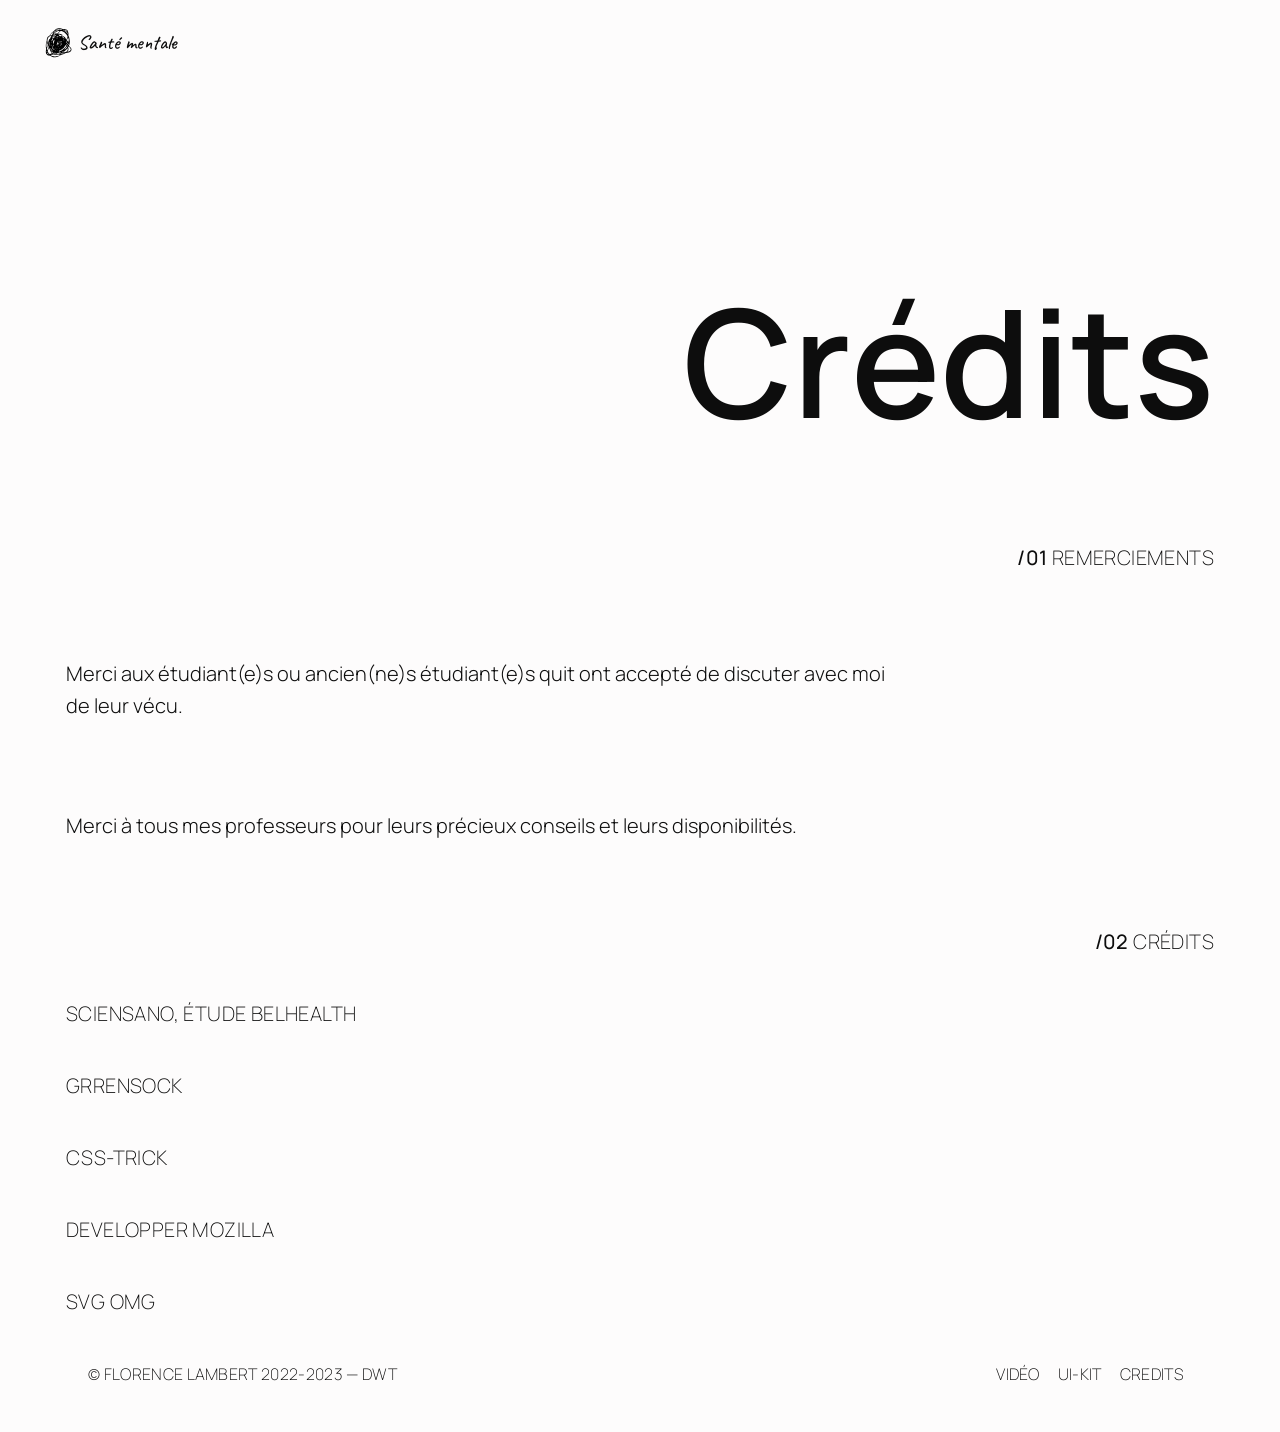
<file: src/credits.html>
<!DOCTYPE html>
<html lang="fr">
<head>
  <meta charset="UTF-8">
  <meta http-equiv="X-UA-Compatible" content="IE=edge">
  <meta name="viewport" content="width=device-width, initial-scale=1">

  <meta name="description" content="Site web de présentation des démarches, échanges et réflexions menées par Florence Lambert dans le cadre du TFA dans l'option DWT à la Haute Ecole Albert Jacquart">
  <!-- Meta Partage -->
  <meta property="og:site_name" content="TFA Crédits Santé mentale Florence Lambert">
    <meta property="og:title" content="TFA - Crédits - Santé mentale - Florence Lambert - DWT - HEAJ">
    <meta property="og:description" content="Site web de présentation des démarches, échanges et réflexions menées par Florence Lambert dans le cadre du TFA dans l'option DWT à la Haute Ecole Albert Jacquart">
    <meta property="og:type" content="website">
    <meta property="og:url" content="http://www.florence-lambert.be/projets/tfa/index.html">
    <meta property="og:image" content="http://www.florence-lambert.be/projets/tfa/assets/images/logo.svg">
    <meta property="og:image:width" content="1800">
    <meta property="og:image:height" content="945">

  <title>TFA - Crédits - La santé mentale - Florence Lambert - DWT - HEAJ</title>
   <!-- Favicon -->
  <link rel="icon" type="image/svg" href="https://florence-lambert.be/projets/tfa/assets/images/logo.svg">
  <link rel="stylesheet" href="styles/app.css">
  <script src="scripts/app.js" defer></script>
</head>
<body>
  <nav class="menu">
    <div class="menu__logo">
      <a href="index.html">
        <img class="logo" src="assets/images/logo.svg" alt="logo">
        Santé mentale
      </a>
    </div>
  </nav>
  <main class="main">
    <section class="section section--credits">
      <h1 class="title title--home right">Crédits</h1>
      <h2 class="title title--ui right">
        <span>/01</span> 
        Remerciements
      </h2>
      <p class="txt">Merci aux étudiant(e)s ou ancien(ne)s étudiant(e)s quit ont accepté de discuter avec moi de leur&nbsp;vécu.</p>
      <p class="txt">Merci à tous mes professeurs pour leurs précieux conseils et leurs&nbsp;disponibilités.</p>
      <h2 class="title title--ui right">
        <span>/02</span> 
        Crédits
      </h2>
      <ul>
        <li><a href="https://www.sciensano.be/fr/coin-presse/la-sante-mentale-apres-la-crise-du-covid-19-premieres-conclusions-de-letude-belhealth">Sciensano, étude Belhealth</a></li>
        <li><a href="https://greensock.com/">Grrensock</a></li>
        <li><a href="https://css-tricks.com/">Css-trick</a></li>
        <li><a href="https://developer.mozilla.org/fr/">Developper Mozilla</a></li>
        <li><a href="https://svgomg.net/">SVG OMG</a></li>
      </ul>

      
    </section>
  </main>

  <footer class="footer">
    <ul class="linkList">
      <li class="linkList__el"><a href="video.html">Vidéo</a></li>
      <li class="linkList__el"><a href="ui-kit.html">Ui-Kit</a></li>
      <li class="linkList__el"><a href="credits.html">Credits</a></li>
    </ul>
    <p class="footer__el">© <a href="https://florence-lambert.be/" target="_blank">Florence Lambert</a> 2022-2023 — <a href="http://dwm.re/" target="_blank">DWT</a></p>
  </footer> 
</body>
</html>
</file>
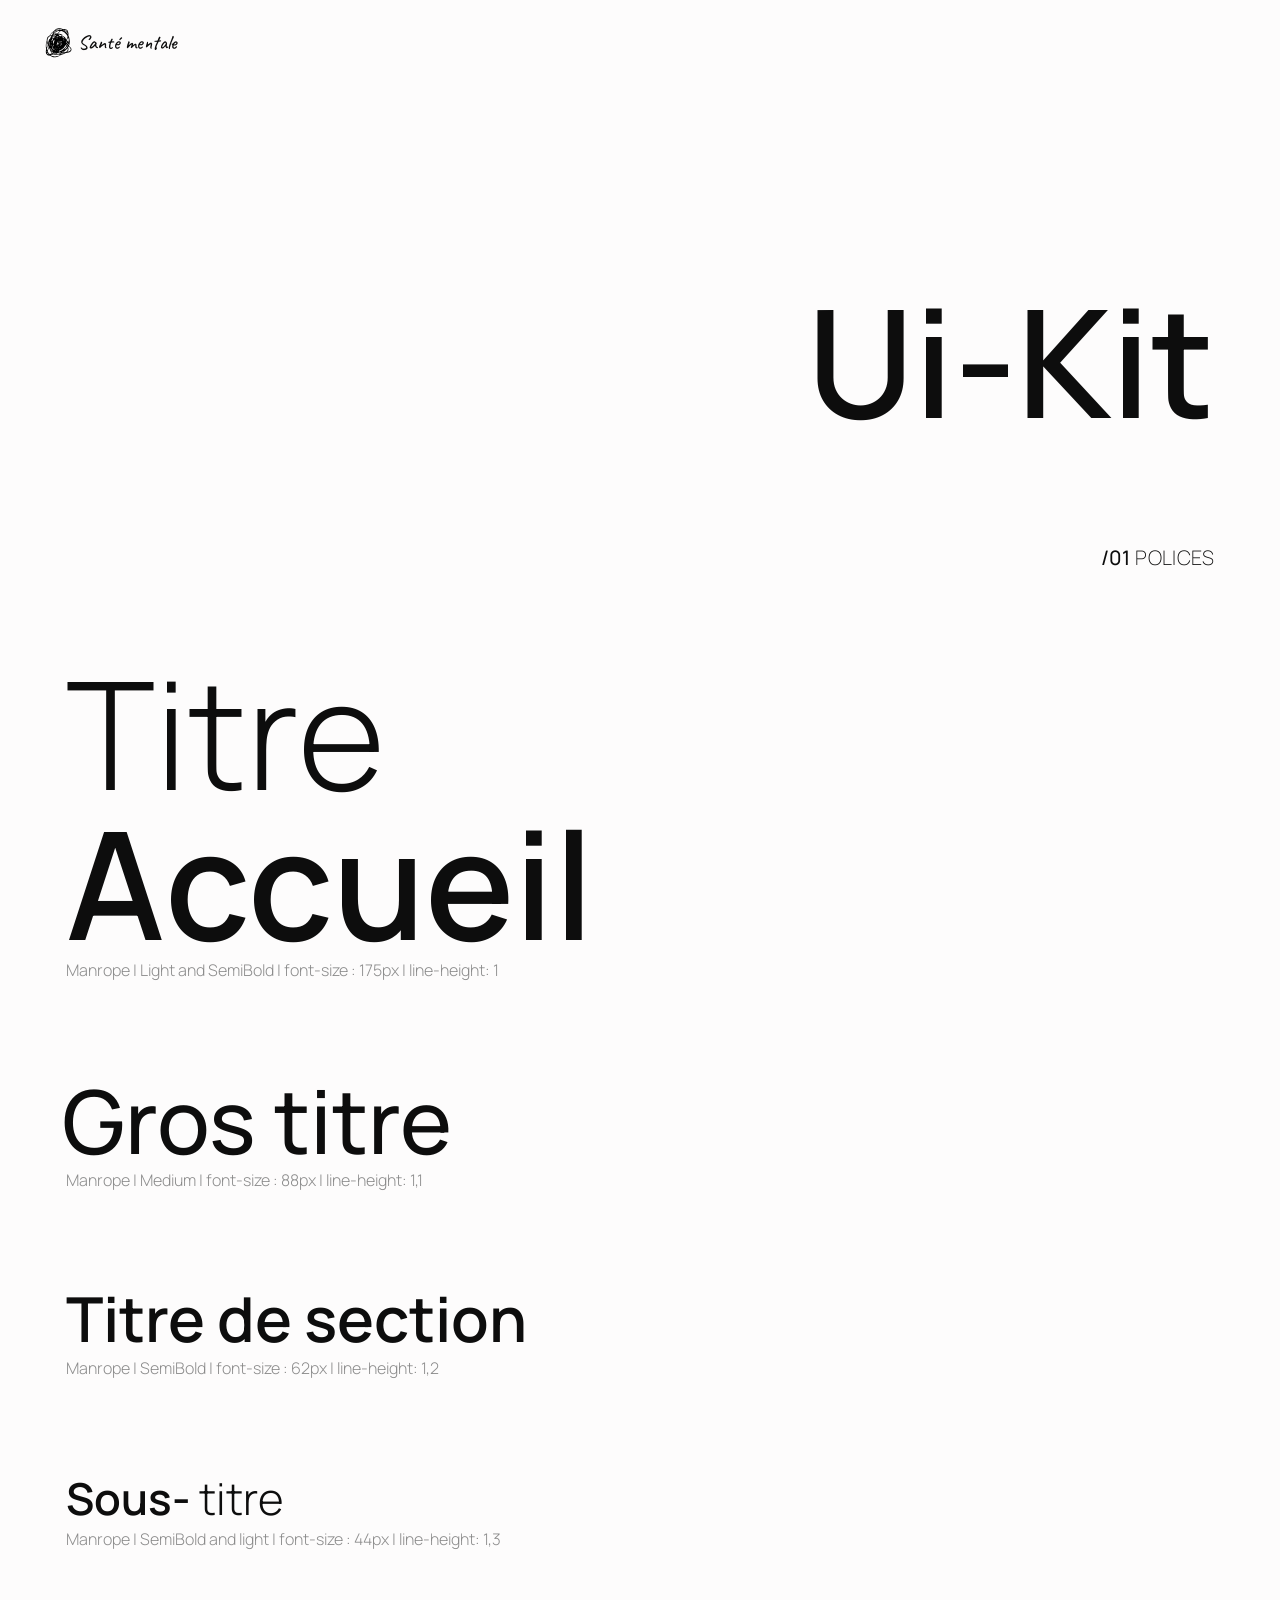
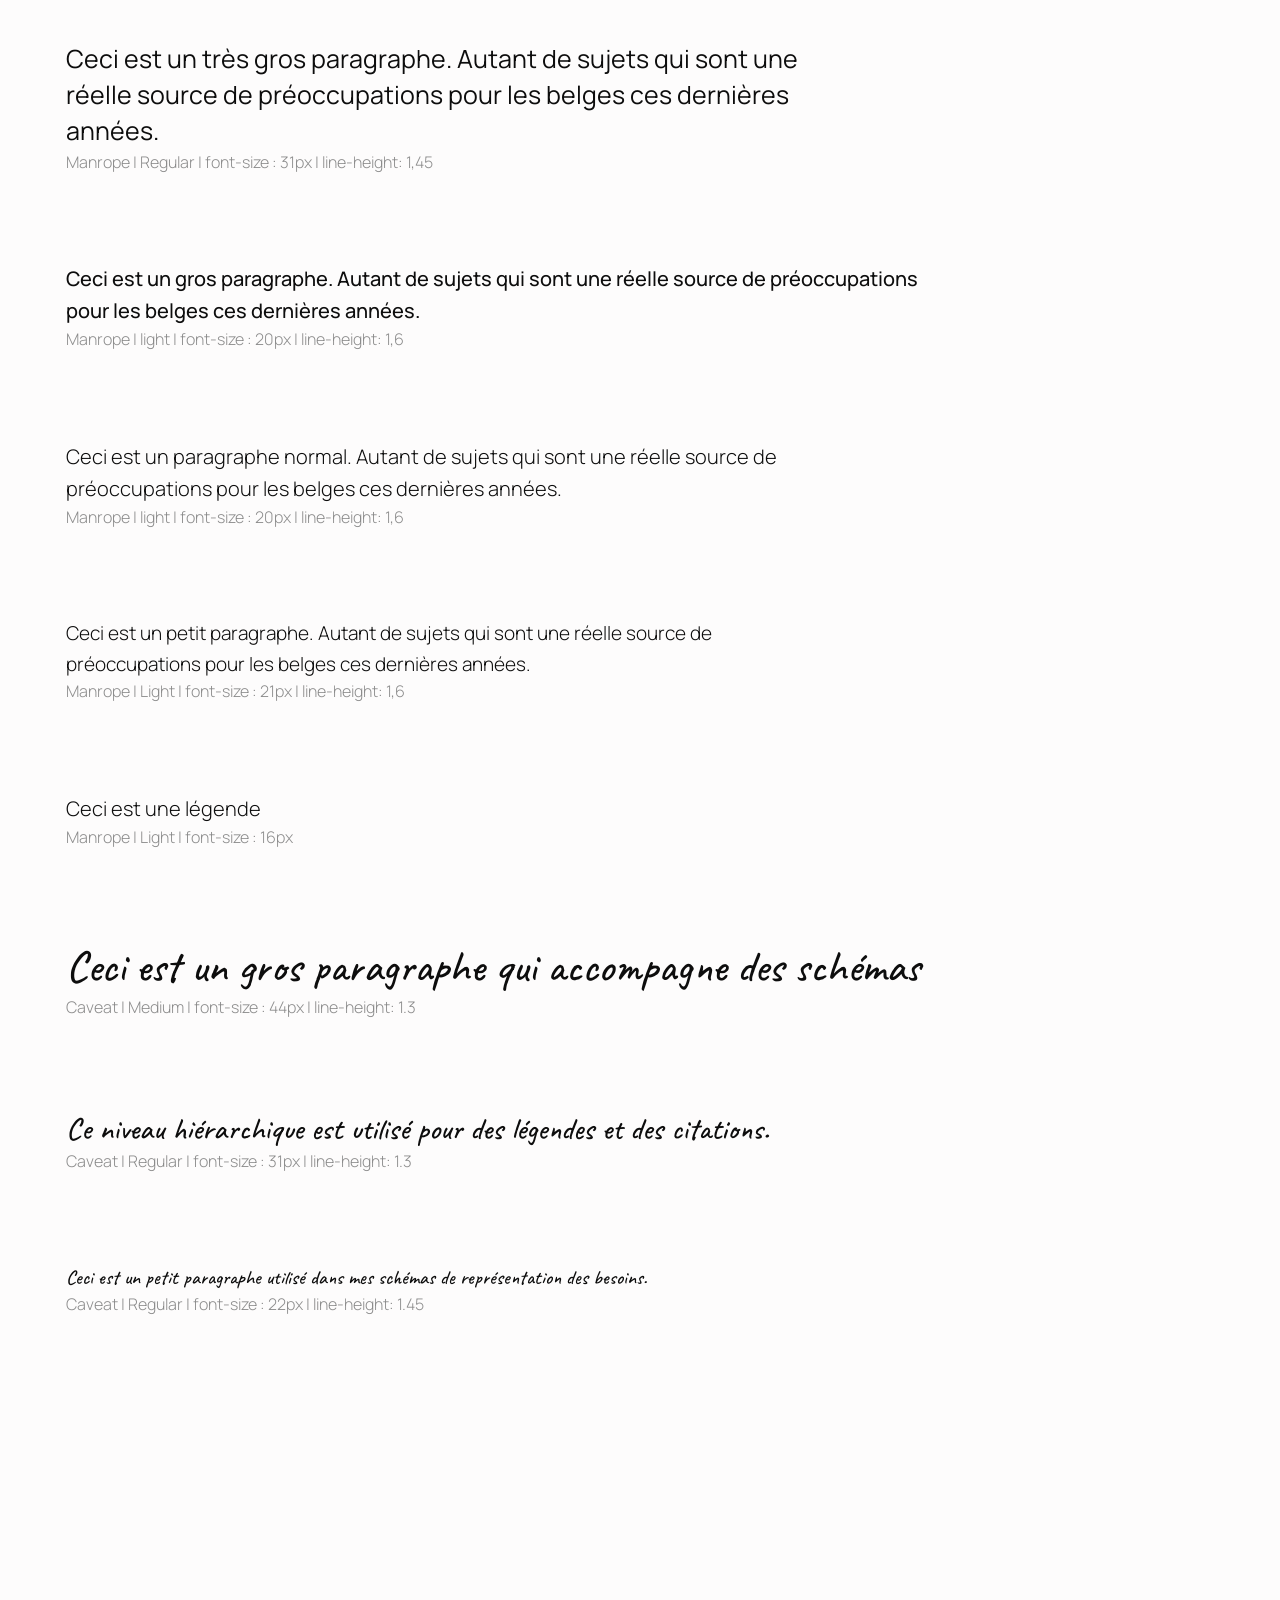
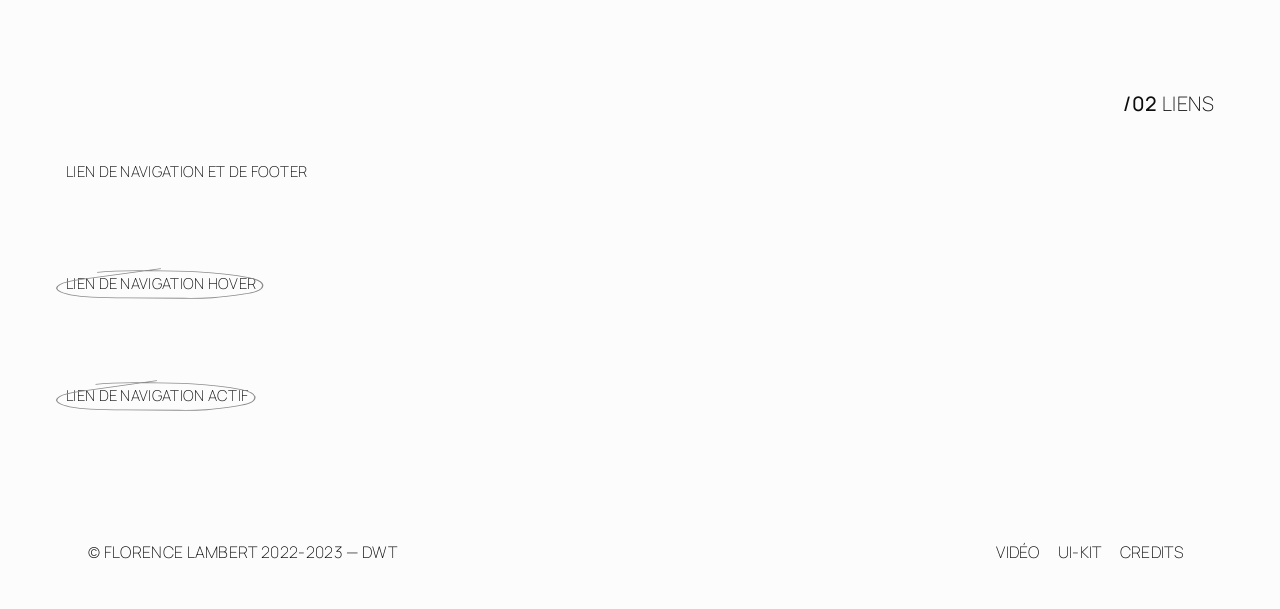
<file: src/ui-kit.html>
<!DOCTYPE html>
<html lang="fr">
<head>
  <meta charset="UTF-8">
  <meta http-equiv="X-UA-Compatible" content="IE=edge">
  <meta name="viewport" content="width=device-width, initial-scale=1">

  <meta name="description" content="Site web de présentation des démarches, échanges et réflexions menées par Florence Lambert dans le cadre du TFA dans l'option DWT à la Haute Ecole Albert Jacquart">
  <!-- Meta Partage -->
  <meta property="og:site_name" content="TFA Ui-kit Santé mentale Florence Lambert">
    <meta property="og:title" content="TFA - Ui-kit - Santé mentale - Florence Lambert - DWT - HEAJ">
    <meta property="og:description" content="Site web de présentation des démarches, échanges et réflexions menées par Florence Lambert dans le cadre du TFA dans l'option DWT à la Haute Ecole Albert Jacquart">
    <meta property="og:type" content="website">
    <meta property="og:url" content="http://www.florence-lambert.be/projets/tfa/index.html">
    <meta property="og:image" content="http://www.florence-lambert.be/projets/tfa/assets/images/logo.svg">
    <meta property="og:image:width" content="1800">
    <meta property="og:image:height" content="945">

  <title>TFA - Ui-kit - La santé mentale - Florence Lambert - DWT - HEAJ</title>
   <!-- Favicon -->
  <link rel="icon" type="image/svg" href="https://florence-lambert.be/projets/tfa/assets/images/logo.svg">
  <link rel="stylesheet" href="styles/app.css">
  <script src="scripts/app.js" defer></script>
</head>
<body>
  <nav class="menu">
    <div class="menu__logo">
      <a href="index.html">
        <img class="logo" src="assets/images/logo.svg" alt="logo">
        Santé mentale
      </a>
    </div>
  </nav>
  <main class="main">
    <section class="section section--polices">
      <h1 class="title title--home right">Ui-kit</h1>

      <h2 class="title title--ui right">
        <span>/01</span> 
        Polices
      </h2>

      <h3 class="title title--home">Titre<br>
        <span>Accueil</span>
      </h3>
      <span class="legende mvisible">Manrope | Light and SemiBold | font-size&nbsp;: 69px | line-height: 1,15</span>
      <span class="legende dvisible">Manrope | Light and SemiBold | font-size&nbsp;: 175px | line-height: 1</span>

      <h3 class="title title--big">Gros titre</h3>
      <span class="legende mvisible">Manrope | Medium | font-size&nbsp;: 55px | line-height: 1,1</span>
      <span class="legende dvisible">Manrope | Medium | font-size&nbsp;: 88px | line-height: 1,1</span>

      <h3 class="title">Titre de section</h3>
      <span class="legende mvisible">Manrope | SemiBold | font-size&nbsp;: 44px | line-height: 1,2</span>
      <span class="legende dvisible">Manrope | SemiBold | font-size&nbsp;: 62px | line-height: 1,2</span>

      <h3 class="title title--little">
        Sous-
        <span>titre</span>
      </h3>
      <span class="legende mvisible">Manrope | SemiBold and light | font-size&nbsp;: 35px | line-height: 1,3</span>
      <span class="legende dvisible">Manrope | SemiBold and light | font-size&nbsp;: 44px | line-height: 1,3</span>

      <h3 class="txt txt--big">Ceci est un très gros paragraphe. Autant de sujets qui sont une réelle source de préoccupations pour les belges ces dernières années.</h3>
      <span class="legende mvisible">Manrope | Regular | font-size&nbsp;: 25px | line-height: 1,45</span>
      <span class="legende dvisible">Manrope | Regular | font-size&nbsp;: 31px | line-height: 1,45</span>

      <h3 class="txt txt--bold">Ceci est un gros paragraphe. Autant de sujets qui sont une réelle source de préoccupations pour les belges ces dernières années.</h3>
      <span class="legende mvisible">Manrope | Medium | font-size&nbsp;: 18px | line-height: 1,55</span>
      <span class="legende pdvisible">Manrope | light | font-size&nbsp;: 20px | line-height: 1,6</span>
      <span class="legende dvisible-s">Manrope | Medium | font-size&nbsp;: 22px | line-height: 1,6</span>

      <h3 class="txt">Ceci est un paragraphe normal. Autant de sujets qui sont une réelle source de préoccupations pour les belges ces dernières années.</h3>
      <span class="legende mvisible">Manrope | light | font-size&nbsp;: 18px | line-height: 1,55</span>
      <span class="legende pdvisible">Manrope | light | font-size&nbsp;: 20px | line-height: 1,6</span>
      <span class="legende dvisible-s">Manrope | light | font-size&nbsp;: 22px | line-height: 1,6</span>

      <h3 class="txt txt--little">Ceci est un petit paragraphe. Autant de sujets qui sont une réelle source de préoccupations pour les belges ces dernières années.</h3>
      <span class="legende mvisible">Manrope | Light | font-size&nbsp;: 17px | line-height: 1,6</span>
      <span class="legende pdvisible">Manrope | Light | font-size&nbsp;: 21px | line-height: 1,6</span>
      <span class="legende dvisible-s">Manrope | Light | font-size&nbsp;: 22px | line-height: 1,6</span>

      <h3 class="txt author">Ceci est une légende</h3>
      <span class="legende mvisible">Manrope | Light | font-size&nbsp;: 12px </span>
      <span class="legende dvisible">Manrope | Light | font-size&nbsp;: 16px </span>

      <h3 class="diff-f diff-f--vbig">Ceci est un gros paragraphe qui accompagne des schémas</h3>
      <span class="legende mvisible">Caveat | Medium | font-size&nbsp;: 35px | line-height: 1.3</span>
      <span class="legende dvisible">Caveat | Medium | font-size&nbsp;: 44px | line-height: 1.3 </span>
      <h3 class="diff-f diff-f--big">Ce niveau hiérarchique est utilisé pour des légendes et des citations.</h3>
      <span class="legende mvisible">Caveat | Regular | font-size&nbsp;: 28px | line-height: 1.3</span>
      <span class="legende dvisible">Caveat | Regular | font-size&nbsp;: 31px | line-height: 1.3</span>
      <h3 class="diff-f">Ceci est un petit paragraphe utilisé dans mes schémas de représentation des besoins.</h3>
      <span class="legende mvisible">Caveat | Regular | font-size&nbsp;: 18px | line-height: 1.45</span>
      <span class="legende dvisible">Caveat | Regular | font-size&nbsp;: 22px | line-height: 1.45 </span>     
    </section>
    <section class="section section--links">
      <h2 class="title title--ui right">
        <span>/02</span> 
        liens
      </h2>
      <p class="menu__el">
        <a href="#context">
          <span class="menu-text">Lien de navigation et de footer</span>
          <svg class="draw-anim" viewBox="0 0 156 40" preserveAspectRatio="none" aria-hidden="true">
            <path 
              d="M77.867,1.875l-59.314,13.4C13.5,16.418,8.184,17.689,4.406,21.139c-1.421,1.3-2.631,3.081-2.37,4.956A5.586,5.586,0,0,0,3.49,28.908c2.143,2.449,5.293,3.852,8.445,4.847A73.518,73.518,0,0,0,27.41,36.55c8.793.8,17.637.89,26.469.975q20.22.2,40.44.378a179.741,179.741,0,0,0,21.225-.657c7.9-.87,15.638-2.778,23.345-4.681,3.058-.755,6.19-1.542,8.785-3.282s4.584-4.66,4.261-7.7c-.5-4.659-5.718-7.245-10.311-8.717C117.7,5.2,92.044,4.657,66.842,4.365,54.984,4.228,43.011,4.14,31.413,6.534"
              fill="none"
              stroke-miterlimit="10"
              stroke="#8C8C8C" />
          </svg>
        </a>
      </p>
      <p class="menu__el menu__el--active">
        <a href="#context">
          <span class="menu-text">Lien de navigation hover</span>
          <svg class="draw-anim" viewBox="0 0 156 40" preserveAspectRatio="none" aria-hidden="true">
            <path 
              d="M77.867,1.875l-59.314,13.4C13.5,16.418,8.184,17.689,4.406,21.139c-1.421,1.3-2.631,3.081-2.37,4.956A5.586,5.586,0,0,0,3.49,28.908c2.143,2.449,5.293,3.852,8.445,4.847A73.518,73.518,0,0,0,27.41,36.55c8.793.8,17.637.89,26.469.975q20.22.2,40.44.378a179.741,179.741,0,0,0,21.225-.657c7.9-.87,15.638-2.778,23.345-4.681,3.058-.755,6.19-1.542,8.785-3.282s4.584-4.66,4.261-7.7c-.5-4.659-5.718-7.245-10.311-8.717C117.7,5.2,92.044,4.657,66.842,4.365,54.984,4.228,43.011,4.14,31.413,6.534"
              fill="none"
              stroke-miterlimit="10"
              stroke="#8C8C8C" />
          </svg>
        </a>
      </p>
      <p class="menu__el menu__el--active">
        <a href="#context">
          <span class="menu-text">Lien de navigation actif</span>
          <svg class="draw-anim" viewBox="0 0 156 40" preserveAspectRatio="none" aria-hidden="true">
            <path 
              d="M77.867,1.875l-59.314,13.4C13.5,16.418,8.184,17.689,4.406,21.139c-1.421,1.3-2.631,3.081-2.37,4.956A5.586,5.586,0,0,0,3.49,28.908c2.143,2.449,5.293,3.852,8.445,4.847A73.518,73.518,0,0,0,27.41,36.55c8.793.8,17.637.89,26.469.975q20.22.2,40.44.378a179.741,179.741,0,0,0,21.225-.657c7.9-.87,15.638-2.778,23.345-4.681,3.058-.755,6.19-1.542,8.785-3.282s4.584-4.66,4.261-7.7c-.5-4.659-5.718-7.245-10.311-8.717C117.7,5.2,92.044,4.657,66.842,4.365,54.984,4.228,43.011,4.14,31.413,6.534"
              fill="none"
              stroke-miterlimit="10"
              stroke="#8C8C8C" />
          </svg>
        </a>
      </p>
    </section>
  </main>

  <footer class="footer">
    <ul class="linkList">
      <li class="linkList__el"><a href="video.html">Vidéo</a></li>
      <li class="linkList__el"><a href="ui-kit.html">Ui-Kit</a></li>
      <li class="linkList__el"><a href="credits.html">Credits</a></li>
    </ul>
    <p class="footer__el">© <a href="https://florence-lambert.be/" target="_blank">Florence Lambert</a> 2022-2023 — <a href="http://dwm.re/" target="_blank">DWT</a></p>
  </footer> 
</body>
</html>
</file>
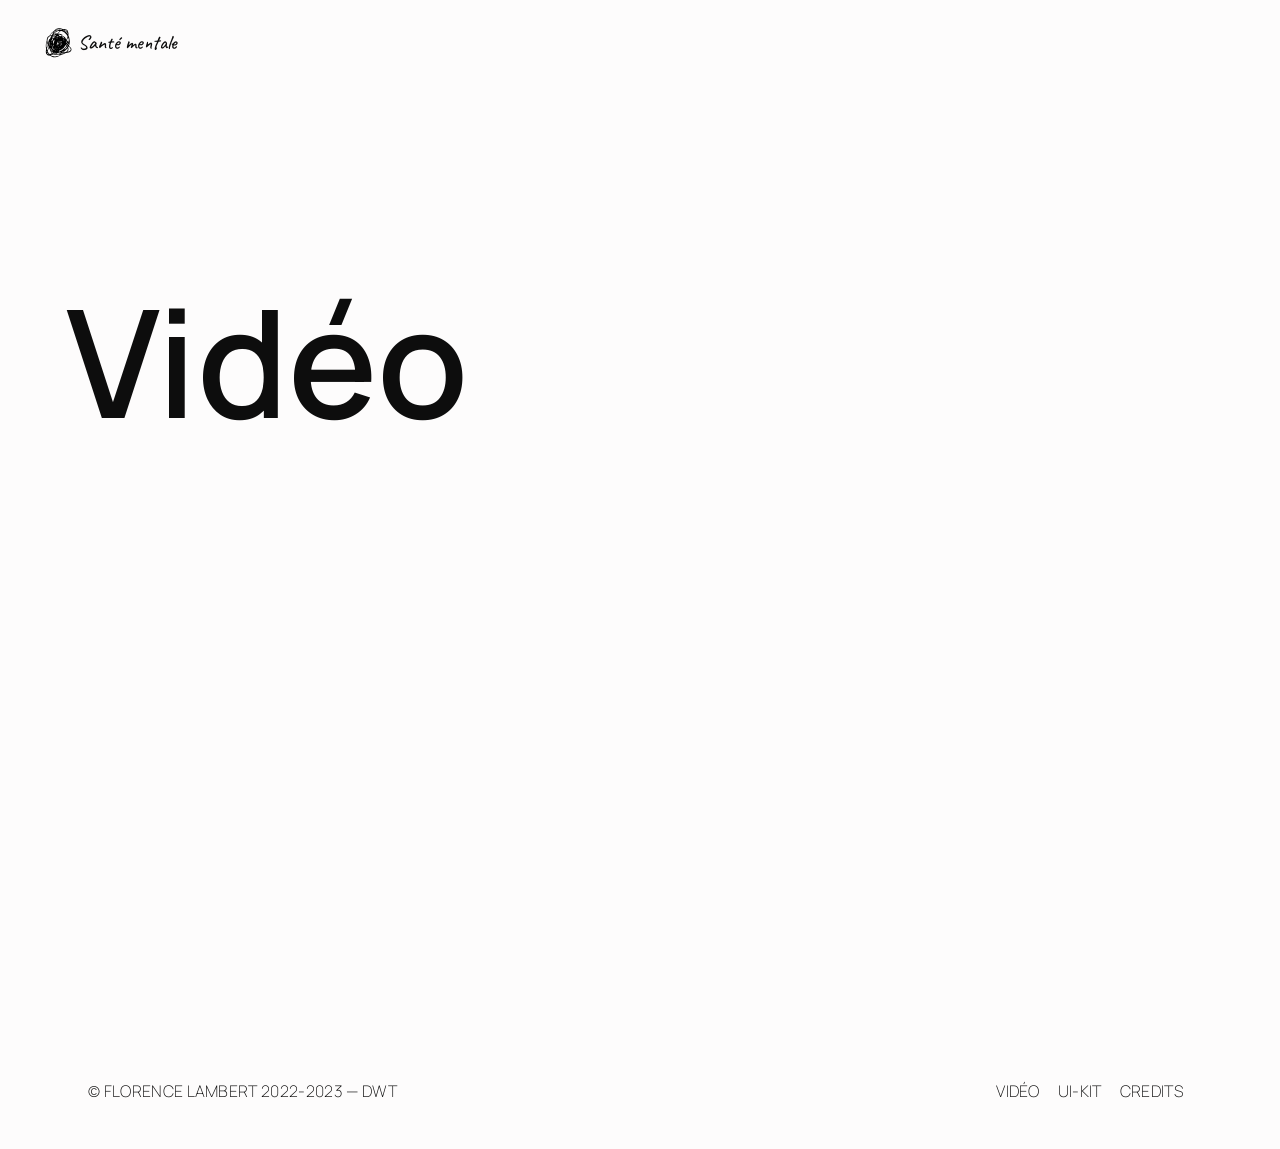
<file: src/video.html>
<!DOCTYPE html>
<html lang="fr">
<head>
  <meta charset="UTF-8">
  <meta http-equiv="X-UA-Compatible" content="IE=edge">
  <meta name="viewport" content="width=device-width, initial-scale=1">

  <meta name="description" content="Site web de présentation des démarches, échanges et réflexions menées par Florence Lambert dans le cadre du TFA dans l'option DWT à la Haute Ecole Albert Jacquart">
  <!-- Meta Partage -->
  <meta property="og:site_name" content="TFA Crédits Santé mentale Florence Lambert">
    <meta property="og:title" content="TFA - Vidéo - Santé mentale - Florence Lambert - DWT - HEAJ">
    <meta property="og:description" content="Site web de présentation des démarches, échanges et réflexions menées par Florence Lambert dans le cadre du TFA dans l'option DWT à la Haute Ecole Albert Jacquart">
    <meta property="og:type" content="website">
    <meta property="og:url" content="http://www.florence-lambert.be/projets/tfa/index.html">
    <meta property="og:image" content="http://www.florence-lambert.be/projets/tfa/assets/images/logo.svg">
    <meta property="og:image:width" content="1800">
    <meta property="og:image:height" content="945">

  <title>TFA - Vidéo - La santé mentale - Florence Lambert - DWT - HEAJ</title>
   <!-- Favicon -->
  <link rel="icon" type="image/svg" href="https://florence-lambert.be/projets/tfa/assets/images/logo.svg">
  <link rel="stylesheet" href="styles/app.css">
  <script src="scripts/app.js" defer></script>
</head>
<body>
  <nav class="menu">
    <div class="menu__logo">
      <a href="index.html">
        <img class="logo" src="assets/images/logo.svg" alt="logo">
        Santé mentale
      </a>
    </div>
  </nav>
  <main class="main">
    <section class="section section--video">
      <h1 class="title title--home">Vidéo</h1>
      <div class="video-container">
        <iframe width="270" height="480" src="https://www.youtube.com/embed/Uz4R2A4OguA" title="YouTube video player" allow="accelerometer; autoplay; clipboard-write; encrypted-media; gyroscope; picture-in-picture;" allowfullscreen class="video">
        </iframe>
      </div>

      
    </section>
  </main>

  <footer class="footer">
    <ul class="linkList">
      <li class="linkList__el"><a href="video.html">Vidéo</a></li>
      <li class="linkList__el"><a href="ui-kit.html">Ui-Kit</a></li>
      <li class="linkList__el"><a href="credits.html">Credits</a></li>
    </ul>
    <p class="footer__el">© <a href="https://florence-lambert.be/" target="_blank">Florence Lambert</a> 2022-2023 — <a href="http://dwm.re/" target="_blank">DWT</a></p>
  </footer> 
</body>
</html>
</file>
<file: src/styles/app.css>
@charset "UTF-8";
/* COLORS */
/* $c-alt: #e41612; */
/* MEDIA QUERIES */
/* TEXTS */
@import url("https://fonts.googleapis.com/css2?family=Caveat:wght@400;500;600;700&family=Manrope:wght@200;300;400;500;600;700&display=swap");
:root {
  --legend: 12px;
  --textlittle: 17px;
  --text: 18px;
  --textbig: 28px;
  --subtitle: 35px;
  --title: 44px;
  --bigtitle: 55px;
  --vbigtitle: 69px;
}

@media (min-width: 1200px) {
  :root {
    --legend: 16px;
    --textlittle: 19px;
    --text: 20px;
    --textbig: 31px;
    --subtitle: 44px;
    --title: 62px;
    --bigtitle: 88px;
    --vbigtitle: 175px;
  }
}
@media (min-width: 1450px) {
  :root {
    --legend: 16px;
    --textlittle: 21px;
    --text: 22px;
    --textbig: 31px;
    --subtitle: 44px;
    --title: 62px;
    --bigtitle: 88px;
    --vbigtitle: 175px;
  }
}
/* COLORS */
/* $c-alt: #e41612; */
/* MEDIA QUERIES */
/* TEXTS */
:root {
  --legend: 12px;
  --textlittle: 17px;
  --text: 18px;
  --textbig: 28px;
  --subtitle: 35px;
  --title: 44px;
  --bigtitle: 55px;
  --vbigtitle: 69px;
}

@media (min-width: 1200px) {
  :root {
    --legend: 16px;
    --textlittle: 19px;
    --text: 20px;
    --textbig: 31px;
    --subtitle: 44px;
    --title: 62px;
    --bigtitle: 88px;
    --vbigtitle: 175px;
  }
}
@media (min-width: 1450px) {
  :root {
    --legend: 16px;
    --textlittle: 21px;
    --text: 22px;
    --textbig: 31px;
    --subtitle: 44px;
    --title: 62px;
    --bigtitle: 88px;
    --vbigtitle: 175px;
  }
}
body {
  font-family: "Manrope", sans-serif;
  font-size: var(--text);
  font-weight: 300;
  line-height: 1.55;
  font-style: normal;
  color: #0D0D0D;
  background-color: #FDFCFC;
}
body a {
  text-decoration: none;
  cursor: pointer;
  color: #0D0D0D;
}

@media (max-width: 363px) {
  .title {
    font-size: 43px;
  }
  .title--big {
    font-size: 50px;
  }
}
@media (max-width: 412px) {
  .title--big .hide-mobile1 {
    display: none;
  }
}
/* Titles */
.title {
  font-size: var(--title);
  font-weight: 600;
  line-height: 1.2;
  margin-bottom: 35px;
  margin-left: -3px;
}
@media (max-width: 366px) {
  .title {
    font-size: 43px;
  }
}
.title--big {
  font-size: var(--bigtitle);
  font-weight: 500;
  line-height: 1.1;
  margin-top: 135px;
  margin-bottom: 54px;
  margin-left: -2px;
}
@media (max-width: 363px) {
  .title--big {
    font-size: 50px;
  }
}
@media (max-width: 412px) {
  .title--big .hide-mobile1 {
    display: none;
  }
}
.title--little {
  font-size: var(--subtitle);
  line-height: 1.3;
  margin-top: 108px;
  margin-bottom: 27px;
  margin-left: -1px;
}
.title span {
  font-weight: 300;
}
.title--home {
  font-size: var(--vbigtitle);
  font-weight: 300;
  line-height: 1.15;
  text-transform: capitalize;
  margin: 72px 0 234px;
  margin-left: -4px;
}
.title--home span {
  font-weight: 600;
  margin-left: 31px;
  grid-row: 2;
}
@media (min-width: 412px) {
  .title--home span {
    margin-left: 74px;
  }
}
@media (min-width: 1024px) {
  .title--home span {
    margin-left: 0px;
  }
}

.section--solution div:last-of-type .title--little:last-of-type {
  font-weight: 300;
}

/* Texts */
.txt {
  max-width: 69ch;
  margin-bottom: 1em;
}
.txt--bold {
  font-weight: 500;
}
.txt--big {
  font-size: 25px;
  font-weight: 400;
  line-height: 1.45;
  text-align: center;
  margin: 0 auto;
  padding: 0 24px;
  margin-top: 90px;
  margin-bottom: 108px;
  max-width: 49ch;
}
.txt--little {
  font-size: var(--textlittle);
  margin-top: 0.5em;
  margin-bottom: 0em;
}
.txt--short {
  max-width: 48ch;
}
.txt--end {
  margin-top: 26px;
}

.author {
  font-size: var(--legend);
  font-style: normal;
  text-align: end;
  margin-top: 1em;
}

/* Citations */
.citation__content {
  font-family: "Caveat", cursive;
  font-size: var(--textbig);
  font-style: normal;
  font-weight: 400;
  line-height: 1.3;
}
@media (min-width: 1200px) {
  .citation__content {
    text-indent: -16px;
  }
}
.citation__legend {
  text-align: end;
}
.citation__author {
  font-size: var(--legend);
  font-style: normal;
}

@media (min-width: 650px) {
  .section--solution .citation, .section--meet .citation {
    text-indent: -16px;
  }
}
@media (min-width: 1200px) {
  .section--solution .citation, .section--meet .citation {
    text-indent: -20px;
  }
}

/* Dt besoins fondamentaux */
.container-fondamental .dt {
  font-size: var(--textbig);
  font-family: "Caveat", cursive;
  font-style: normal;
  font-weight: 400;
  line-height: 1.3;
  margin-top: 0.5em;
}

/* ul context covid et wrapper */
.section--context ul, .section .wrapper ul {
  font-family: "Caveat", cursive;
  font-style: normal;
  font-weight: 400;
  font-size: var(--textbig);
  line-height: 1.3;
}
.section .wrapper ul, .section .wrapper-2 .citation__content {
  font-size: 25px;
}
.section--context ul {
  color: #404040;
  font-weight: 500;
  margin: 126px -24px 0px;
  padding: 0px 24px;
}
.section--context ul li {
  margin-bottom: 54px;
}
.section--context ul li:nth-child(2), .section--context ul li:nth-child(3) {
  width: 50%;
}
@media (min-width: 589px) {
  .section--context ul li:nth-child(2), .section--context ul li:nth-child(3) {
    width: 40%;
  }
}

/* Details */
details {
  font-size: var(--textlittle);
  font-weight: 500;
  z-index: -1;
}
details p {
  font-weight: 300;
  padding-bottom: 1em;
}

/* Need problems count */
.problem {
  font-family: "Caveat", cursive;
  font-style: normal;
  font-weight: 400;
  font-size: var(--text);
  line-height: 1.45;
  text-align: center;
  max-width: 30ch;
}
.problem__text {
  max-width: 30ch;
  pointer-events: none;
}
.problem__count {
  font-size: var(--textbig);
  font-weight: 700;
  pointer-events: none;
}

/*Menu*/
.menu__logo {
  font-family: "Caveat", cursive;
  font-style: normal;
  font-weight: 500;
}
.menu__el {
  font-size: 25px;
  font-weight: 200;
  text-transform: uppercase;
  letter-spacing: 0.02em;
  -webkit-transition: 0.2s;
}
@media (min-width: 540px) {
  .menu__el {
    font-size: 31px;
  }
}
@media (min-width: 1200px) {
  .menu__el {
    font-size: 15px;
  }
}

/*Footer*/
.footer {
  font-size: 17px;
  font-weight: 200;
  text-transform: uppercase;
  letter-spacing: 0.02em;
  display: flex;
  flex-direction: column;
  align-items: center;
  text-align: center;
  padding: 27px 18px;
}
.footer .linkList {
  display: flex;
  margin-bottom: 18px;
}
.footer .linkList__el {
  margin: 0 9px;
  transition: transform 0.2s;
}
.footer .linkList__el:hover {
  color: #404040;
  transform: scale(1.02);
  transition: transform 0.3s;
}
.footer__el a:hover {
  color: black;
}

/* Responsive */
@media (min-width: 540px) {
  .section--context ul {
    margin: 126px -36px 0px;
    padding: 0px 36px;
  }
  .title--home {
    font-size: 86px;
    margin-left: -7px;
  }
}
@media (min-width: 650px) {
  .title--home {
    font-size: 107px;
    margin-bottom: 270px;
  }
  .section--context ul {
    margin: 126px -66px 0px;
    padding: 0px 66px;
  }
}
@media (min-width: 730px) {
  .title--home {
    font-size: 124px;
    margin-left: -8px;
  }
}
@media (min-width: 1024px) {
  .col-2 {
    margin-left: 33px;
  }
  .section--context ul {
    margin: 126px 0px 0px;
    padding: 0px;
  }
  .section--context ul li {
    margin-bottom: 54px;
  }
  .section--context ul li:nth-child(2), .section--context ul li:nth-child(3) {
    width: 100%;
  }
  .section--context ul li:nth-child(1) {
    grid-row: 1;
    margin-bottom: 88px;
  }
  .section--context ul li:nth-child(2) {
    grid-row: 3;
    margin-bottom: 176px;
  }
  .section--context ul li:nth-child(3) {
    grid-row: 2;
    margin-bottom: 44px;
  }
  .section--context ul li:nth-child(4) {
    grid-row: 4;
  }
}
@media (min-width: 1200px) {
  body {
    line-height: 1.6;
  }
  .title {
    margin-bottom: 66px;
    margin-left: -4px;
  }
  .title--home {
    font-size: 150px;
    line-height: 1;
    margin: 88px -10px 198px 0px;
  }
  .title--big {
    margin-bottom: 88px;
    text-indent: -4px;
  }
  .title--little {
    margin-top: 154px;
    margin-bottom: 33px;
    margin-left: -2px;
  }
  .txt {
    margin-left: -1px;
  }
  .txt--big {
    font-size: var(--textbig);
    margin: 0 auto;
  }
  .txt--end {
    margin-top: 88px;
  }
  .col-2 {
    margin-left: 66px;
  }
  .section--context ul {
    font-size: 36px;
    margin: 154px 0px 0px;
    padding: 0px;
  }
  .section--context ul li {
    margin-bottom: 54px;
  }
  .section--context ul li:nth-child(2), .section--context ul li:nth-child(3) {
    width: 100%;
  }
  .section--context ul li:nth-child(1) {
    grid-row: 1;
    margin-bottom: 88px;
  }
  .section--context ul li:nth-child(2) {
    grid-row: 3;
    margin-bottom: 44px;
  }
  .section--context ul li:nth-child(3) {
    grid-row: 2;
    margin-bottom: 176px;
    grid-column-start: 7;
  }
  .section--context ul li:nth-child(4) {
    grid-row: 4;
    margin-bottom: 154px;
  }
  .section .wrapper ul, .section .wrapper-2 .citation__content {
    font-size: var(--textbig);
  }
  details {
    font-size: var(--text);
  }
  details p {
    font-size: var(--textlittle);
  }
  .footer {
    font-size: 16px;
    flex-direction: row;
    justify-content: space-between;
    padding: 44px 88px;
  }
  .footer .linkList {
    margin-bottom: 0;
    order: 2;
  }
}
@media (min-width: 1450px) {
  .menu__el {
    font-size: var(--legend);
  }
  .title--home {
    font-size: var(--vbigtitle);
    margin-left: -11px;
  }
  .section--context ul {
    font-size: 44px;
  }
}
/* COLORS */
/* $c-alt: #e41612; */
/* MEDIA QUERIES */
/* TEXTS */
:root {
  --legend: 12px;
  --textlittle: 17px;
  --text: 18px;
  --textbig: 28px;
  --subtitle: 35px;
  --title: 44px;
  --bigtitle: 55px;
  --vbigtitle: 69px;
}

@media (min-width: 1200px) {
  :root {
    --legend: 16px;
    --textlittle: 19px;
    --text: 20px;
    --textbig: 31px;
    --subtitle: 44px;
    --title: 62px;
    --bigtitle: 88px;
    --vbigtitle: 175px;
  }
}
@media (min-width: 1450px) {
  :root {
    --legend: 16px;
    --textlittle: 21px;
    --text: 22px;
    --textbig: 31px;
    --subtitle: 44px;
    --title: 62px;
    --bigtitle: 88px;
    --vbigtitle: 175px;
  }
}
.section > * {
  grid-column-start: 1;
}

.d-grid-start01 {
  grid-column-start: 1;
}

.d-grid-start02 {
  grid-column-start: 2;
}

.d-grid-start03 {
  grid-column-start: 3;
}

.d-grid-start04 {
  grid-column-start: 4;
}

.d-grid-start05 {
  grid-column-start: 5;
}

.d-grid-start06 {
  grid-column-start: 6;
}

.d-grid-start07 {
  grid-column-start: 7;
}

.d-grid-end03 {
  grid-column-end: 3;
}

.d-grid-end04 {
  grid-column-end: 4;
}

.d-grid-end05 {
  grid-column-end: 5;
}

.d-grid-end06 {
  grid-column-end: 6;
}

.d-grid-end07 {
  grid-column-end: 7;
}

.d-grid-end {
  grid-column-end: -1;
}

@media (min-width: 1024px) {
  .grid {
    display: grid;
    grid-template-columns: 88px 2.2fr 88px 1.81fr 2.71fr 88px 3.2fr;
    grid-column-gap: 33px;
  }
}
/* Special section show */
.d-grid-show-t {
  grid-row-start: 3;
}

.d-grid-show-p {
  grid-row-start: 4;
}

/* Special fondamental needs */
@media (min-width: 800px) {
  .container-fondamental {
    display: grid;
    grid-template-columns: 1fr 1fr 1fr 1fr;
    -moz-column-gap: 2em;
         column-gap: 2em;
  }
  .container-fondamental .t-grid-start02 {
    grid-column-start: 2;
  }
  .container-fondamental .t-grid-start02 {
    grid-column-start: 2;
  }
  .container-fondamental .t-grid-start03 {
    grid-column-start: 3;
  }
  .container-fondamental .t-grid-end03 {
    grid-column-end: 3;
  }
  .container-fondamental .t-grid-end04 {
    grid-column-end: 4;
  }
  .container-fondamental .t-grid-end {
    grid-column-end: -1;
  }
}
@media (min-width: 1200px) {
  .container-fondamental {
    display: grid;
    grid-template-columns: 88px 2.2fr 88px 1.81fr 2.71fr 88px 3.2fr;
    grid-column-gap: 33px;
  }
  .container-fondamental .d-grid-start01 {
    grid-column-start: 1;
  }
  .container-fondamental .d-grid-start04 {
    grid-column-start: 4;
  }
  .container-fondamental .d-grid-start06 {
    grid-column-start: 6;
  }
  .container-fondamental .d-grid-end04 {
    grid-column-end: 4;
  }
  .container-fondamental .d-grid-end06 {
    grid-column-end: 6;
  }
  .container-fondamental .d-grid-end {
    grid-column-end: -1;
  }
}

/* COLORS */
/* $c-alt: #e41612; */
/* MEDIA QUERIES */
/* TEXTS */
:root {
  --legend: 12px;
  --textlittle: 17px;
  --text: 18px;
  --textbig: 28px;
  --subtitle: 35px;
  --title: 44px;
  --bigtitle: 55px;
  --vbigtitle: 69px;
}

@media (min-width: 1200px) {
  :root {
    --legend: 16px;
    --textlittle: 19px;
    --text: 20px;
    --textbig: 31px;
    --subtitle: 44px;
    --title: 62px;
    --bigtitle: 88px;
    --vbigtitle: 175px;
  }
}
@media (min-width: 1450px) {
  :root {
    --legend: 16px;
    --textlittle: 21px;
    --text: 22px;
    --textbig: 31px;
    --subtitle: 44px;
    --title: 62px;
    --bigtitle: 88px;
    --vbigtitle: 175px;
  }
}
/* Draggrable silder */
.wrapper {
  width: 100%;
  margin: 0px -24px;
  padding: 0px 24px;
  overflow: hidden;
  cursor: pointer;
}
.wrapper.dragging {
  cursor: grab;
}
.wrapper .cards {
  display: flex;
  width: -moz-fit-content;
  width: fit-content;
  margin: 27px 0px 54px;
}
.wrapper .cards__el {
  border: 1px solid #8C8C8C;
  border-radius: 26px;
  width: 10em;
  height: -moz-fit-content;
  height: fit-content;
  padding: 24px 24px;
  margin-right: 24px;
}
.wrapper .cards__el:last-child {
  margin-right: 0px;
}
@media (min-width: 540px) {
  .wrapper {
    margin: 0px -36px;
    padding: 0px 36px;
  }
}
@media (min-width: 650px) {
  .wrapper {
    margin: 0px -66px;
    padding: 0px 66px;
  }
}
@media (min-width: 800px) {
  .wrapper {
    margin: 0px -77px;
    padding: 0px 77px;
  }
}
@media (min-width: 1024px) {
  .wrapper .cards {
    margin: 44px 0px 110px;
  }
}
@media (min-width: 1200px) {
  .wrapper {
    margin: 0px -66px;
    padding: 0px 66px;
  }
  .wrapper .cards__el {
    border: 2px solid #8C8C8C;
    border-radius: 30px;
    width: 334px;
    padding: 33px 44px;
    margin-right: 33px;
  }
}
@media (min-width: 1450px) {
  .wrapper {
    margin: 0px -88px;
    padding: 0px 88px;
  }
}
@media (min-width: 1600px) {
  .wrapper {
    margin: 0px -110px;
    padding: 0px 110px;
  }
}
@media (min-width: 1800px) {
  .wrapper {
    margin: 0px -220px;
    padding: 0px 220px;
  }
}

.wrapper-2 {
  width: 100%;
  margin: 0px -24px;
  padding: 0px 24px;
  overflow: hidden;
  cursor: pointer;
}
.wrapper-2.dragging {
  cursor: grab;
}
.wrapper-2__container {
  display: flex;
  width: -moz-fit-content;
  width: fit-content;
  margin: 27px 0px 0px;
}
.wrapper-2__container .citation {
  border: 1px solid #8C8C8C;
  border-radius: 26px;
  width: 14em;
  height: -moz-fit-content;
  height: fit-content;
  padding: 24px 24px;
  margin-right: 24px;
}
.wrapper-2__container .citation:last-child {
  margin-right: 0px;
}
@media (min-width: 540px) {
  .wrapper-2 {
    margin: 0px -36px;
    padding: 0px 36px;
  }
}
@media (min-width: 650px) {
  .wrapper-2 {
    margin: 0px -66px;
    padding: 0px 66px;
  }
}
@media (min-width: 800px) {
  .wrapper-2 {
    margin: 0px -77px;
    padding: 0px 77px;
  }
}
@media (min-width: 1200px) {
  .wrapper-2 {
    margin: 0px -66px;
    padding: 0px 66px;
  }
  .wrapper-2__container {
    margin: 66px 0px 0px;
  }
  .wrapper-2__container .citation {
    border: 2px solid #8C8C8C;
    border-radius: 30px;
    width: 400px;
    padding: 33px 44px;
    margin-right: 33px;
  }
}
@media (min-width: 1450px) {
  .wrapper-2 {
    margin: 0px -88px;
    padding: 0px 88px;
  }
}
@media (min-width: 1600px) {
  .wrapper-2 {
    margin: 0px -110px;
    padding: 0px 110px;
  }
}
@media (min-width: 1800px) {
  .wrapper-2 {
    margin: 0px -220px;
    padding: 0px 220px;
  }
}

/* COLORS */
/* $c-alt: #e41612; */
/* MEDIA QUERIES */
/* TEXTS */
:root {
  --legend: 12px;
  --textlittle: 17px;
  --text: 18px;
  --textbig: 28px;
  --subtitle: 35px;
  --title: 44px;
  --bigtitle: 55px;
  --vbigtitle: 69px;
}

@media (min-width: 1200px) {
  :root {
    --legend: 16px;
    --textlittle: 19px;
    --text: 20px;
    --textbig: 31px;
    --subtitle: 44px;
    --title: 62px;
    --bigtitle: 88px;
    --vbigtitle: 175px;
  }
}
@media (min-width: 1450px) {
  :root {
    --legend: 16px;
    --textlittle: 21px;
    --text: 22px;
    --textbig: 31px;
    --subtitle: 44px;
    --title: 62px;
    --bigtitle: 88px;
    --vbigtitle: 175px;
  }
}
/* Menu anim */
.menu__burger {
  background: none;
  border: none;
  outline: none;
  cursor: pointer;
  padding: 0;
}
.menu__burger span {
  font-size: 0;
}
.menu__burger .burger-open {
  z-index: 54px;
}
.menu__burger .burger-close {
  display: none;
  opacity: 0;
  z-index: 54px;
}

body[data-menu] .burger-open {
  opacity: 0;
  display: none;
}
body[data-menu] .burger-close {
  display: initial;
  opacity: 1;
}

.draw-anim {
  pointer-events: none;
  max-width: none;
  position: absolute;
  z-index: 55;
  top: -6px;
  left: -12px;
  display: block;
  width: calc(100% + 24px);
  height: calc(100% + 12px);
}
.draw-anim path {
  --path-lenght: 367;
  stroke-width: 1px;
  stroke-dasharray: var(--path-lenght);
  stroke-dashoffset: var(--path-lenght);
  transition: stroke-dashoffset 0.5s;
}

.menu__el a {
  position: relative;
}
.menu__el .menu-text {
  position: relative;
}
.menu__el--active .draw-anim path {
  stroke-dashoffset: 0;
  transition: stroke-dashoffset none;
}
.menu__el:hover .draw-anim > * {
  stroke-dashoffset: 0;
  transition: stroke-dashoffset 0.5s;
}

/* Graph */
.section--context figure {
  display: flex;
  flex-direction: column;
  align-items: center;
}
.section--context figure .graph {
  margin: 0 auto;
  margin-top: 54px;
}
@media (min-width: 1024px) {
  .section--context figure .graph {
    margin-top: 88px;
    width: 339px;
    height: 357.08px;
  }
}
.section--context figure .graph .annee2 .depression2, .section--context figure .graph .annee2 .anxiete2 {
  opacity: 0;
}
.section--context figcaption {
  margin-top: 1em;
}
.section--context figcaption .year {
  font-family: "Caveat", cursive;
  font-style: normal;
  font-weight: 700;
  font-size: var(--title);
  line-height: 1.3;
}
.section--context figcaption .year--1 {
  position: relative;
}
.section--context figcaption .year--2 {
  position: absolute;
  opacity: 0;
  top: 0px;
  left: 0px;
}
.section--context .graph-legend {
  margin-top: 3em;
  display: flex;
  gap: 2em;
}
.section--context .anxiety, .section--context .depression {
  display: flex;
}
.section--context .anxiety__legend, .section--context .depression__legend {
  margin-right: 11px;
}

/* Details */
.section--meet ul, .section--feature ul {
  margin-top: 36px;
}
@media (min-width: 1024px) {
  .section--meet ul, .section--feature ul {
    margin-top: 22px;
  }
}
.section--feature details {
  margin-left: 54px;
}
@media (min-width: 650px) {
  .section--feature details {
    margin-right: 63px;
  }
}
@media (min-width: 1024px) {
  .section--feature details {
    margin-left: 0px;
    margin-right: 0px;
  }
}

details {
  border-bottom: 1px solid #BFBFBF;
  max-width: 778px;
}
details summary {
  display: block;
  padding: 18px 0px;
  padding-right: 45px;
  position: relative;
  z-index: 0;
  cursor: pointer;
}
details summary::marker {
  display: none;
  content: "";
}
details summary::after {
  content: url(../assets/images/details_plus.svg);
  position: absolute;
  z-index: -1;
  right: 0px;
  top: 21px;
  transition: transform 0.3s ease-in-out;
}
details[open] summary::after {
  transform: rotate(45deg);
  transition: transform 0.3s ease-in-out;
}
details[open] summary ~ * {
  animation: sweep 0.1s ease-in-out;
}
@keyframes sweep {
  0% {
    opacity: 0;
    margin-top: -10px;
  }
  100% {
    opacity: 1;
    margin-top: 0px;
  }
}
@media (min-width: 1235px) {
  details summary {
    box-sizing: border-box;
    height: 108px;
  }
}
@media (min-width: 1200px) {
  details {
    font-size: var(--text);
    border-bottom: 2px solid #BFBFBF;
  }
  details summary {
    padding: 22px 0px;
    padding-right: 127px;
  }
  details summary::after {
    content: url(../assets/images/details_plus_d.svg);
    right: 29px;
    top: 36px;
    transition: transform 0.3s ease-in-out;
  }
}

@media (min-width: 1200px) {
  .section--feature ul li:nth-child(4) summary, .section--feature ul li:nth-child(5) summary {
    padding: 36px 0px;
  }
}
@media (min-width: 1340px) {
  .section--feature ul li:nth-child(3) summary {
    padding: 36px 0px;
  }
}

/* Needs counters */
.container-problems {
  overflow: hidden;
  margin: 36px -24px 0px;
  padding: 0px 24px;
}
.container-problems .problems {
  display: flex;
  width: -moz-fit-content;
  width: fit-content;
  margin: 72px 0px 18px;
}
.container-problems .problems .problem {
  margin-right: 9px;
}
.container-problems .problems .problem:nth-child(even) .problem__text {
  margin-top: 36px;
}
.container-problems .problems .problem__text {
  width: 30ch;
  position: relative;
}
.container-problems .problems .problem__text .problem__img {
  position: absolute;
  z-index: -1;
}
.container-problems .problems .problem__text .problem__img--4 {
  width: 98px;
  height: 107px;
  top: -22px;
  left: 33%;
}
.container-problems .problems .problem__text .problem__img--5 {
  width: 118px;
  height: 129px;
  top: -33px;
  left: 69px;
}
.container-problems .problems .problem__text .problem__img--6 {
  width: 138px;
  height: 151px;
  top: -42px;
  left: 56px;
}
.container-problems .problems .problem__text .problem__img--7 {
  width: 158px;
  height: 173px;
  top: -54px;
  left: 63px;
}
.container-problems .problems .problem__count {
  margin-top: 1rem;
}
@media (min-width: 540px) {
  .container-problems {
    margin: 36px -36px 0px;
    padding: 0px 36px;
  }
}
@media (min-width: 650px) {
  .container-problems {
    margin: 36px -66px 0px;
    padding: 0px 66px;
  }
}
@media (min-width: 800px) {
  .container-problems {
    margin: 36px -77px 0px;
    padding: 0px 77px;
  }
}
@media (min-width: 1024px) {
  .container-problems {
    margin: 0;
    padding: 0;
    overflow: initial;
  }
  .container-problems .problems {
    width: 100%;
    display: grid;
    margin: 112px 0px 0px;
  }
  .container-problems .problems .problem {
    margin: 0 auto;
  }
  .container-problems .problems .problem__count {
    opacity: 0;
    transition-delay: 0.1s;
  }
  .container-problems .problems .problem:hover .problem__img path {
    opacity: 0.8;
    transition-delay: 0.1s;
  }
  .container-problems .problems .problem:hover .problem__count {
    opacity: 1;
    transition-delay: 0.2s;
  }
  .container-problems .problems .problem--1 {
    margin-top: 0px;
  }
  .container-problems .problems .problem--2 {
    margin-top: 76px;
  }
  .container-problems .problems .problem--3 {
    margin-top: 0px;
  }
  .container-problems .problems .problem--4 {
    margin-top: 188px;
  }
  .container-problems .problems .problem--5 {
    margin-top: 112px;
  }
  .container-problems .problems .problem--6 {
    margin-top: 144px;
  }
  .container-problems .problems .problem--7 {
    margin-top: 146px;
  }
  .container-problems .problems .problem--8 {
    margin-top: 48px;
  }
  .container-problems .problems .problem--9 {
    margin-top: 90px;
  }
  .container-problems .problems .problem__text:nth-child(even) {
    margin-top: 0px;
  }
  .container-problems .problems .problem__text .problem__img--4 {
    width: 98px;
    height: 107px;
    top: -22px;
    left: 33%;
  }
  .container-problems .problems .problem__text .problem__img--5 {
    width: 118px;
    height: 129px;
    top: -33px;
    left: 69px;
  }
  .container-problems .problems .problem__text .problem__img--6 {
    width: 138px;
    height: 151px;
    top: -42px;
    left: 56px;
  }
  .container-problems .problems .problem__text .problem__img--7 {
    width: 158px;
    height: 173px;
    top: -54px;
    left: 63px;
  }
}

/* Needs links */
.problems-links {
  overflow: hidden;
  margin: 3em -24px 4em;
  padding: 0px 24px;
}
.problems-links__el {
  width: 1000px;
}
@media (min-width: 540px) {
  .problems-links {
    margin: 3em -36px 4em;
    padding: 0px 36px;
  }
}
@media (min-width: 650px) {
  .problems-links {
    margin: 3em -66px 4em;
    padding: 0px 66px;
  }
}
@media (min-width: 800px) {
  .problems-links {
    margin: 3em -77px 4em;
    padding: 0px 77px;
  }
}
@media (min-width: 1024px) {
  .problems-links {
    margin: 56px 0px 11px;
    padding: 0;
    overflow: initial;
  }
  .problems-links__el {
    width: 100%;
  }
}

/* Animations */
.esquisse .path {
  stroke-dasharray: 1;
  stroke-dashoffset: 1;
  animation: dash 1.4s cubic-bezier(0.29, 0.04, 0.8, 1) forwards;
  animation-delay: 0.5s;
}

@keyframes dash {
  from {
    stroke-dashoffset: 1;
  }
  to {
    stroke-dashoffset: 0;
  }
}
/* COLORS */
/* $c-alt: #e41612; */
/* MEDIA QUERIES */
/* TEXTS */
:root {
  --legend: 12px;
  --textlittle: 17px;
  --text: 18px;
  --textbig: 28px;
  --subtitle: 35px;
  --title: 44px;
  --bigtitle: 55px;
  --vbigtitle: 69px;
}

@media (min-width: 1200px) {
  :root {
    --legend: 16px;
    --textlittle: 19px;
    --text: 20px;
    --textbig: 31px;
    --subtitle: 44px;
    --title: 62px;
    --bigtitle: 88px;
    --vbigtitle: 175px;
  }
}
@media (min-width: 1450px) {
  :root {
    --legend: 16px;
    --textlittle: 21px;
    --text: 22px;
    --textbig: 31px;
    --subtitle: 44px;
    --title: 62px;
    --bigtitle: 88px;
    --vbigtitle: 175px;
  }
}
.section--polices .title, .section--links .title, .section--credits .title, .section--video .title {
  margin: 88px 0px 0px;
  padding: 0px;
}
.section--polices .title span, .section--links .title span, .section--credits .title span, .section--video .title span {
  margin: 0px;
}
.section--polices .title--home:nth-child(1), .section--links .title--home:nth-child(1), .section--credits .title--home:nth-child(1), .section--video .title--home:nth-child(1) {
  font-weight: 600;
  margin-bottom: 110px;
}
.section--polices .title--ui, .section--links .title--ui, .section--credits .title--ui, .section--video .title--ui {
  font-size: var(--text);
  font-weight: 200;
  text-transform: uppercase;
  letter-spacing: 0.02em;
  margin-bottom: 44px;
}
.section--polices .title--ui span, .section--links .title--ui span, .section--credits .title--ui span, .section--video .title--ui span {
  font-weight: 500;
}
.section--polices .legende, .section--links .legende, .section--credits .legende, .section--video .legende {
  color: #8C8C8C;
  margin: 0px;
  font-size: 14px;
}
@media (min-width: 1024px) {
  .section--polices .legende, .section--links .legende, .section--credits .legende, .section--video .legende {
    font-size: 16px;
    margin-bottom: 88px;
  }
}
.section--polices .right, .section--links .right, .section--credits .right, .section--video .right {
  text-align: right;
}
.section--polices .txt, .section--links .txt, .section--credits .txt, .section--video .txt {
  font-size: var(--text);
  font-weight: 300;
  margin: 88px 0px 0px;
  padding: 0px;
}
.section--polices .txt--big, .section--links .txt--big, .section--credits .txt--big, .section--video .txt--big {
  font-size: 25px;
  font-weight: 400;
  line-height: 1.45;
  text-align: left;
}
.section--polices .txt--bold, .section--links .txt--bold, .section--credits .txt--bold, .section--video .txt--bold {
  font-weight: 500;
}
.section--polices .txt--little, .section--links .txt--little, .section--credits .txt--little, .section--video .txt--little {
  font-size: var(--textlittle);
  margin-top: 0.5em;
  margin-bottom: 0em;
}
.section--polices .author, .section--links .author, .section--credits .author, .section--video .author {
  text-align: left;
}
.section--polices .pdvisible, .section--polices .dvisible, .section--polices .dvisible-s, .section--links .pdvisible, .section--links .dvisible, .section--links .dvisible-s, .section--credits .pdvisible, .section--credits .dvisible, .section--credits .dvisible-s, .section--video .pdvisible, .section--video .dvisible, .section--video .dvisible-s {
  display: none;
}
@media (min-width: 1200px) {
  .section--polices .mvisible, .section--links .mvisible, .section--credits .mvisible, .section--video .mvisible {
    display: none;
  }
  .section--polices .dvisible, .section--links .dvisible, .section--credits .dvisible, .section--video .dvisible {
    display: block;
  }
}
@media (min-width: 1200px) {
  .section--polices .pdvisible, .section--links .pdvisible, .section--credits .pdvisible, .section--video .pdvisible {
    display: block;
  }
  .section--polices .dvisible-s, .section--links .dvisible-s, .section--credits .dvisible-s, .section--video .dvisible-s {
    display: none;
  }
}
@media (min-width: 1450px) {
  .section--polices .pdvisible, .section--links .pdvisible, .section--credits .pdvisible, .section--video .pdvisible {
    display: none;
  }
  .section--polices .dvisible-s, .section--links .dvisible-s, .section--credits .dvisible-s, .section--video .dvisible-s {
    display: block;
  }
}
.section--polices .diff-f, .section--links .diff-f, .section--credits .diff-f, .section--video .diff-f {
  font-family: "Caveat", cursive;
  font-weight: 400;
  font-style: normal;
  font-weight: 500;
  font-size: var(--text);
  line-height: 1.45;
}
.section--polices .diff-f--big, .section--links .diff-f--big, .section--credits .diff-f--big, .section--video .diff-f--big {
  font-size: var(--textbig);
  line-height: 1.3;
}
.section--polices .diff-f--vbig, .section--links .diff-f--vbig, .section--credits .diff-f--vbig, .section--video .diff-f--vbig {
  font-size: var(--subtitle);
  line-height: 1.3;
}
.section--polices .menu__el, .section--links .menu__el, .section--credits .menu__el, .section--video .menu__el {
  margin-bottom: 54px;
}
@media (min-width: 1024px) {
  .section--polices .menu__el, .section--links .menu__el, .section--credits .menu__el, .section--video .menu__el {
    margin-bottom: 88px;
  }
}
.section--polices ul li, .section--links ul li, .section--credits ul li, .section--video ul li {
  margin-top: 40px;
}
.section--polices ul li a, .section--links ul li a, .section--credits ul li a, .section--video ul li a {
  font-weight: 200;
  text-transform: uppercase;
  letter-spacing: 0.02em;
}
.section--polices ul li a:hover, .section--links ul li a:hover, .section--credits ul li a:hover, .section--video ul li a:hover {
  color: #8C8C8C;
}
.section--polices .video-container, .section--links .video-container, .section--credits .video-container, .section--video .video-container {
  margin: 0 auto;
  width: -moz-fit-content;
  width: fit-content;
}
.section--polices .video-container iframe, .section--links .video-container iframe, .section--credits .video-container iframe, .section--video .video-container iframe {
  border: none;
}

/* .section--links{

} */
* {
  margin: 0;
  padding: 0;
}

html {
  scroll-behavior: smooth;
}

ul {
  padding: 0;
  list-style: none;
}

li {
  list-style-type: none;
}

/* NAV */
.logo {
  width: 28px;
}

.menu {
  display: flex;
  padding: 21px 18px;
  justify-content: space-between;
  background-color: rgba(253, 252, 252, 0.85);
  -webkit-backdrop-filter: blur(1px);
          backdrop-filter: blur(1px);
  top: 0;
  left: 0;
  right: 0;
  position: fixed;
  z-index: 40;
}
@media (min-width: 650px) {
  .menu {
    padding: 21px 36px;
  }
}
@media (min-width: 1200px) {
  .menu {
    padding: 26.5px 44px;
  }
}
.menu__logo a {
  display: flex;
  align-items: center;
  gap: 6px;
  transition: transform 0.2s;
}
.menu__logo a:hover {
  color: #404040;
  transform: scale(1.01);
  transition: transform 0.3s;
}
.menu__burger {
  z-index: 51;
}
@media (min-width: 1200px) {
  .menu__burger {
    display: none;
  }
}
.menu__list {
  position: fixed;
  background-color: #FDFCFC;
  line-height: normal;
  width: 100%;
  height: 100vh;
  top: 0;
  left: 100%;
  display: flex;
  flex-direction: column;
  justify-content: center;
  row-gap: 54px;
  z-index: 50;
  transition: transform 0.4s ease-out;
}
@media (min-width: 1200px) {
  .menu__list {
    position: relative;
    background: none;
    width: auto;
    height: auto;
    left: 0;
    flex-direction: initial;
    gap: 33px;
  }
}
@media (min-width: 1450px) {
  .menu__list {
    gap: 44px;
  }
}
.menu__el {
  margin: 0 auto;
}

body[data-menu] .menu__list {
  transform: translateX(-100%);
  transition: transform 0.5s ease-in-out;
}
@media (min-width: 1200px) {
  body[data-menu] .menu__list {
    transform: none;
  }
}

/* body[data-menu] .menu__el{
     transform:translateX(0);
    opacity: 1;
} */
.main {
  margin: 0 24px;
  max-width: 1920px;
}
@media (min-width: 540px) {
  .main {
    margin: 0 36px;
  }
}
@media (min-width: 650px) {
  .main {
    margin: 0 66px;
  }
}
@media (min-width: 800px) {
  .main {
    margin: 0 77px;
  }
}
@media (min-width: 1200px) {
  .main {
    margin: 0 66px;
  }
}
@media (min-width: 1450px) {
  .main {
    margin: 0 88px;
  }
}
@media (min-width: 1600px) {
  .main {
    margin: 0 110px;
  }
}
@media (min-width: 1800px) {
  .main {
    margin: 0 220px;
  }
}
@media (min-width: 1921px) {
  .main {
    padding: 0 220px;
    margin: 0 auto;
  }
}

/* margin section + col 2 margin + margin citation */
.section {
  padding-top: 99px;
}
.section--context {
  padding-top: 72px;
}
.section--meet .citation {
  margin-top: 45px;
}
.section--solution div:last-of-type ul {
  padding-left: 20px;
}
.section--solution div:last-of-type ul li {
  list-style-type: none;
  position: relative;
  z-index: -1;
}
.section--solution div:last-of-type ul li::before {
  position: absolute;
  content: "—";
  text-indent: -18px;
}
.section--conclusion .citation {
  margin: 45px 0px;
}
@media (min-width: 650px) {
  .section--solution div:last-of-type ul {
    padding-left: 0px;
  }
}
@media (min-width: 1024px) {
  .section--meet div:last-of-type, .section--solution div:last-of-type {
    margin-top: 162px;
  }
  .section--meet div:last-of-type {
    margin-top: 360px;
  }
  .section--conclusion .citation {
    margin: 45px 2em 0px 2em;
  }
}
@media (min-width: 1200px) {
  .section {
    padding-top: 198px;
  }
  .section--context {
    padding-top: 88.19px;
  }
  .section--meet div:last-of-type, .section--solution div:last-of-type {
    margin-top: 187px;
  }
  .section--meet div:last-of-type {
    margin-top: 387px;
  }
  .section--meet .citation {
    margin: 44px 0px 0px;
  }
  .section--solution div:last-of-type ul li::before {
    text-indent: -25px;
  }
  .section--conclusion .citation {
    margin: 106px 2em 0px 2em;
  }
}

.section--solution .txt--end:last-of-type, .section--conclusion .txt--end {
  margin-top: 45px;
}
@media (min-width: 1200px) {
  .section--solution .txt--end:last-of-type, .section--conclusion .txt--end {
    margin-top: 144px;
  }
}

.section--conclusion .txt--big {
  position: relative;
  max-width: none;
  text-align: right;
  padding: 0px;
  margin: 45px 0px 72px;
}
@media (min-width: 1200px) {
  .section--conclusion .txt--big {
    margin: 88px 0px;
  }
}

/* IMG, SVG */
.section--context .title--home span {
  width: -moz-fit-content;
  width: fit-content;
  position: relative;
  z-index: -1;
}
.section--context .esquisse {
  position: absolute;
  bottom: -99px;
  right: 7px;
  width: 260.82px;
  height: 106.21px;
}
@media (min-width: 540px) {
  .section--context .esquisse {
    bottom: -123px;
    right: 13px;
    width: 316.21px;
    height: 128.21px;
  }
}
@media (min-width: 650px) {
  .section--context .esquisse {
    bottom: -155px;
    right: 14px;
    width: 399.37px;
    height: 161.93px;
  }
}
@media (min-width: 1200px) {
  .section--context .esquisse {
    bottom: -182px;
    right: 88px;
    width: 414.37px;
    height: 169.93px;
  }
}
@media (min-width: 1450px) {
  .section--context .esquisse {
    bottom: -244px;
    right: 84px;
    width: 538.94px;
    height: 218.52px;
  }
}
.section--context ul {
  background-image: url(../assets/images/logo.svg);
  background-repeat: no-repeat;
  background-size: 258px;
  background-position: right -85px top 46px;
}
@media (min-width: 540px) {
  .section--context ul {
    background-size: 303px;
    background-position: right -85px top 27px;
  }
}
@media (min-width: 650px) {
  .section--context ul {
    background-size: 362px;
    background-position: right 1px top -6px;
  }
}
@media (min-width: 780px) {
  .section--context ul {
    background-size: 303px;
    background-position: right 66px top 6px;
  }
}
@media (min-width: 800px) {
  .section--context ul {
    background-size: 303px;
    background-position: right 66px top 6px;
  }
}
@media (min-width: 850px) {
  .section--context ul {
    background-size: 303px;
    background-position: right 66px top -11px;
  }
}
@media (min-width: 1024px) {
  .section--context ul {
    background-size: 370px;
    background-position: center;
  }
}
@media (min-width: 1200px) {
  .section--context ul {
    background-size: 470px;
    background-position: center;
  }
}

.phone {
  width: 81.5%;
  max-width: 316.58px;
  display: flex;
  margin: 45px auto;
}

.container-fondamental {
  margin-top: 27px;
}
.container-fondamental div {
  background-image: url(../assets/images/logo_grey.svg);
  background-repeat: no-repeat;
  background-size: 150px;
  background-position: center;
  max-width: 345px;
  margin: 0 auto;
  margin-bottom: 1.5em;
  min-height: 186.66px;
}
@media (min-width: 412px) {
  .container-fondamental div {
    background-size: 140px;
    background-position: center;
  }
}
@media (min-width: 800px) {
  .container-fondamental div {
    background-size: 140px;
    background-position: center;
    max-width: none;
  }
}
@media (min-width: 1024px) {
  .container-fondamental div {
    background-size: 140px;
    background-position: top;
    min-height: 152px;
  }
}
@media (min-width: 1200px) {
  .container-fondamental {
    margin-top: 50.5px;
  }
  .container-fondamental div {
    background-size: 140px;
    background-position: center;
  }
}
@media (min-width: 1450px) {
  .container-fondamental {
    margin-top: 50.5px;
  }
  .container-fondamental div {
    background-size: 200px;
    min-height: auto;
  }
}

.section--feature ul li {
  position: relative;
}
.section--feature ul li summary:before {
  background-repeat: no-repeat;
  position: absolute;
  z-index: -1;
  left: -54px;
  top: 22px;
}
.section--feature ul li:nth-child(1) summary::before {
  content: "";
  background-image: url(../assets/images/icon_localisation_m.svg);
  width: 28px;
  height: 42px;
}
.section--feature ul li:nth-child(2) summary::before {
  content: "";
  background-image: url(../assets/images/icon_pro_m.svg);
  width: 40px;
  height: 36px;
}
.section--feature ul li:nth-child(3) summary::before {
  content: "";
  background-image: url(../assets/images/icon_therapy_m.svg);
  width: 31px;
  height: 37px;
}
.section--feature ul li:nth-child(4) summary::before {
  content: "";
  background-image: url(../assets/images/icon_log_m.svg);
  width: 35px;
  height: 29px;
  top: 18px;
}
.section--feature ul li:nth-child(5) summary::before {
  content: "";
  background-image: url(../assets/images/icon_like_m.svg);
  width: 28px;
  height: 28px;
  top: 18px;
}
@media (min-width: 1200px) {
  .section--feature ul li summary::before {
    left: -88px;
  }
  .section--feature ul li:nth-child(1) summary::before {
    content: "";
    background-image: url(../assets/images/icon_localisation.svg);
    width: 59px;
    height: 74px;
    top: 20px;
  }
  .section--feature ul li:nth-child(2) summary::before {
    content: "";
    background-image: url(../assets/images/icon_pro.svg);
    width: 70px;
    height: 68px;
    top: 24px;
  }
  .section--feature ul li:nth-child(3) summary::before {
    content: "";
    background-image: url(../assets/images/icon_therapy.svg);
    width: 61px;
    height: 70px;
    top: 24px;
  }
  .section--feature ul li:nth-child(4) summary::before {
    content: "";
    background-image: url(../assets/images/icon_log.svg);
    width: 68px;
    height: 57px;
    top: 25px;
  }
  .section--feature ul li:nth-child(5) summary::before {
    content: "";
    background-image: url(../assets/images/icon_like.svg);
    width: 54px;
    height: 51px;
    top: 30px;
  }
}

.line-end {
  position: absolute;
  z-index: -1;
  display: none;
}
@media (min-width: 370px) {
  .line-end--m {
    display: initial;
    width: 175px;
    height: 52px;
    right: 123px;
    top: -38px;
  }
}
@media (min-width: 800px) {
  .line-end {
    display: none;
  }
}
@media (min-width: 800px) {
  .line-end--t4 {
    display: initial;
    width: 242px;
    height: 52px;
    right: 123px;
    top: -38px;
  }
}
@media (min-width: 1024px) {
  .line-end--t4 {
    display: none;
  }
}
@media (min-width: 1024px) {
  .line-end--l {
    display: initial;
    width: 526px;
    height: 84px;
    right: 123px;
    top: -62px;
  }
}
@media (min-width: 1024px) {
  .line-end--l {
    right: 145px;
    top: -62px;
  }
}
@media (min-width: 1500px) {
  .line-end--l {
    display: none;
  }
}
@media (min-width: 1500px) {
  .line-end--d2 {
    display: initial;
    width: 452px;
    height: 134px;
    right: 144px;
    top: -107px;
  }
}

/* SCROLLBAR */
::-webkit-scrollbar {
  width: 10px;
  height: 10px;
}

::-webkit-scrollbar-track {
  border-radius: 10px;
}

::-webkit-scrollbar-thumb {
  background: #BFBFBF;
  border-radius: 10px;
}

::-webkit-scrollbar-thumb:hover {
  border: 0.5px solid #8C8C8C;
}/*# sourceMappingURL=app.css.map */
</file>
